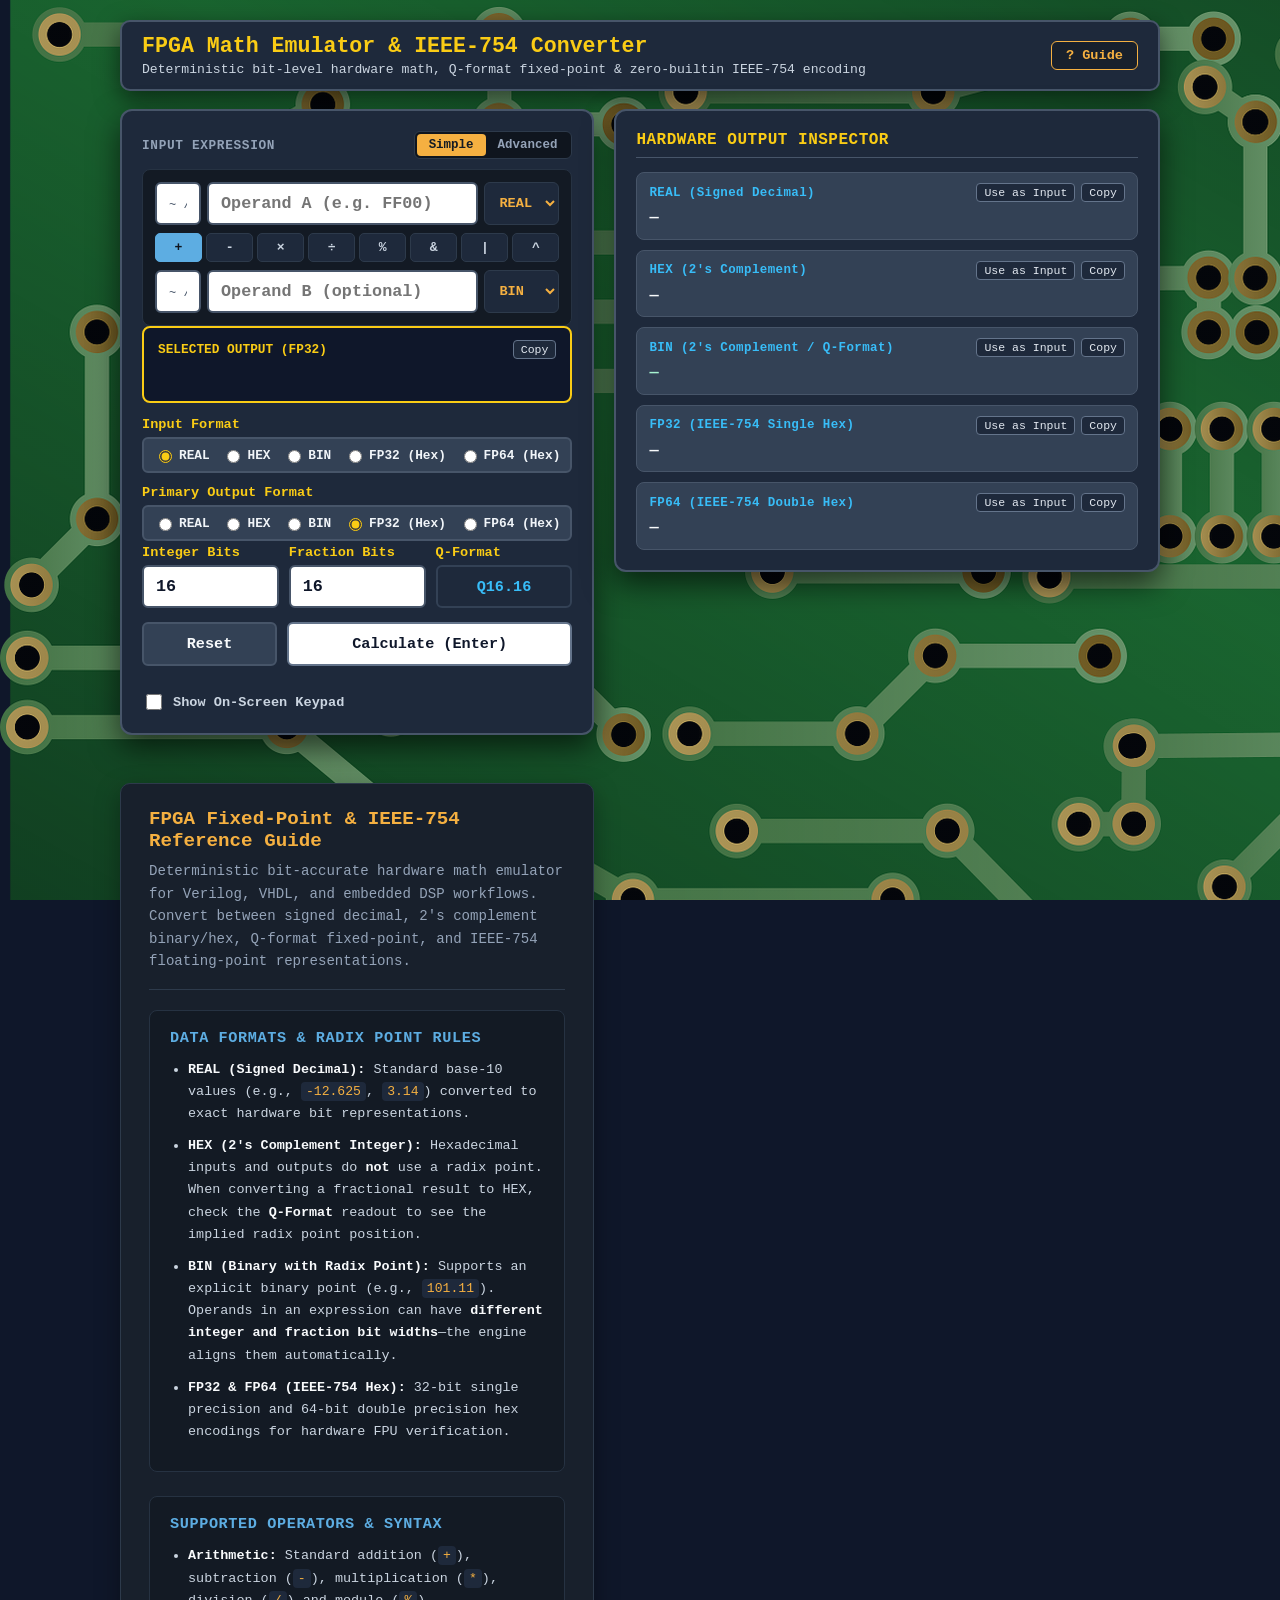
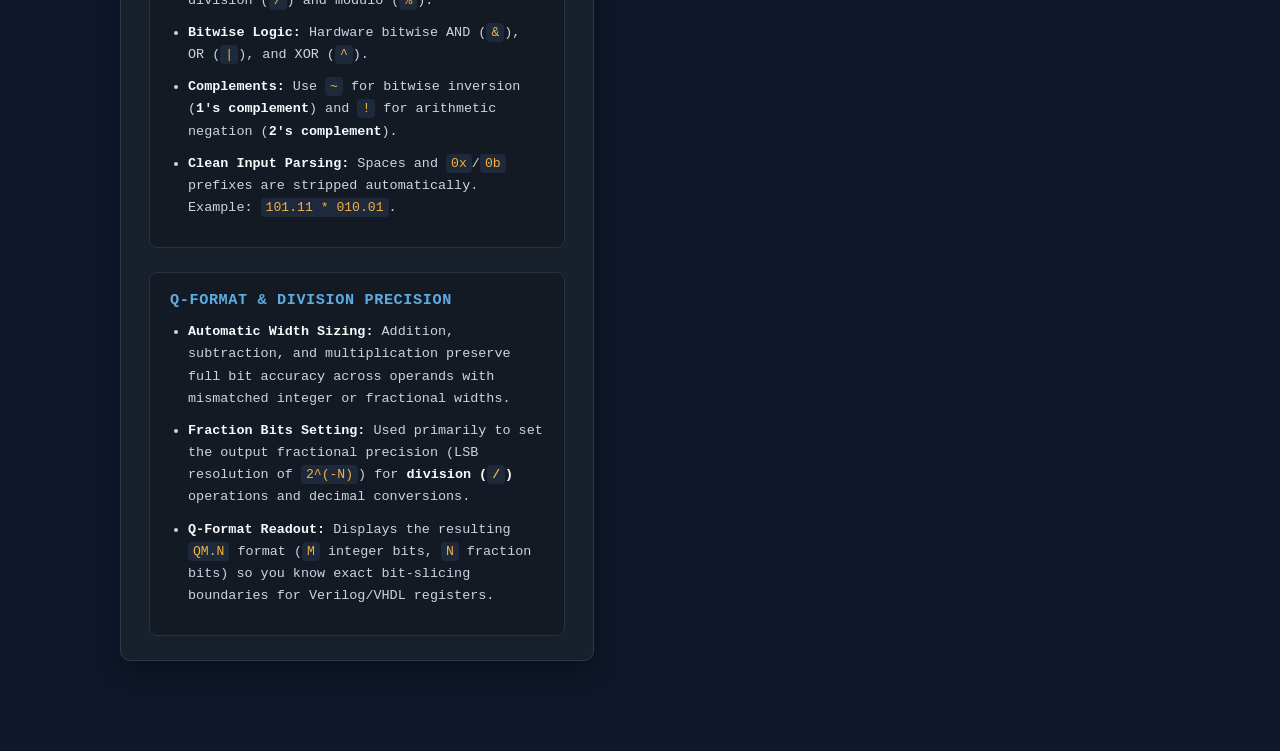
<file: index.html>
<!DOCTYPE html>
<html lang="en">
<head>
    <script async src="https://googletagmanager.com"></script>
    <script>
        window.dataLayer = window.dataLayer || [];
        function gtag(){dataLayer.push(arguments);}
        gtag('js', new Date());
        if (window.location.hostname !== 'localhost' && window.location.hostname !== '127.0.0.1' && window.location.protocol !== 'file:') {
            gtag('config', 'G-YWXKTWJWB2');
        }
    </script>
    <meta charset="UTF-8">
    <meta name="viewport" content="width=device-width, initial-scale=1.0">
	<title>FPGA Fixed-Point Calculator & IEEE-754 Hex/Binary Converter</title>
	<meta name="description" content="Free bit-accurate Q-format fixed-point calculator and IEEE-754 FP32/FP64 converter. Convert between signed decimal, 2's complement hex, and binary for Verilog/VHDL.">
    <meta name="author" content="bldillahunt">
    <link rel="canonical" href="https://github.io">
    <link rel="stylesheet" href="styles.css">
</head>
<body>

    <header class="header-bar">
        <div class="header-title-group">
            <h1>FPGA Math Emulator &amp; IEEE-754 Converter</h1>
            <p class="header-subtitle">Deterministic bit-level hardware math, Q-format fixed-point &amp; zero-builtin IEEE-754 encoding</p>
        </div>
        <a href="#hardware-guide" class="guide-link-btn">? Guide</a>
    </header>

    <main class="workspace-grid">
        <section class="panel-card">

			<!-- Mode Toggle Header -->
			<div class="input-mode-header">
			  <span class="panel-label">INPUT EXPRESSION</span>
			  <div class="mode-switch" role="group" aria-label="Input Mode">
				<button type="button" id="btn-mode-simple" class="mode-btn active">Simple</button>
				<button type="button" id="btn-mode-advanced" class="mode-btn">Advanced</button>
			  </div>
			</div>

			<!-- SIMPLE MODE: Guided Mixed-Type Builder -->
			<div id="simple-input-panel" class="simple-builder">
			  <!-- Row 1: Prefix A + Operand A + Type Dropdown -->
			  <div class="builder-row input-group">
				<input type="text" id="simple-prefix-a" class="dark-input prefix-input" maxlength="1" placeholder="~ / !" title="Optional prefix: ~ (1's Comp) or ! (2's Comp)" autocomplete="off">
				<input type="text" id="simple-op-a" class="dark-input" placeholder="Operand A (e.g. FF00)">
				<select id="simple-type-a" class="dark-select">
				  <option value="REAL" selected>REAL</option>
				  <option value="HEX">HEX</option>
				  <option value="BIN">BIN</option>
				  <option value="FP32">FP32</option>
				  <option value="FP64">FP64</option>
				</select>
			  </div>

			  <!-- Row 2: Binary Operator Buttons -->
			  <div class="builder-row operator-grid">
				<button type="button" class="op-pill bin-op active" data-op="+">+</button>
				<button type="button" class="op-pill bin-op" data-op="-">-</button>
				<button type="button" class="op-pill bin-op" data-op="*">&times;</button>
				<button type="button" class="op-pill bin-op" data-op="/">&divide;</button>
				<button type="button" class="op-pill bin-op" data-op="%">%</button>
				<button type="button" class="op-pill bin-op" data-op="&">&amp;</button>
				<button type="button" class="op-pill bin-op" data-op="|">|</button>
				<button type="button" class="op-pill bin-op" data-op="^">^</button>
			  </div>

			  <!-- Row 3: Prefix B + Operand B + Type Dropdown -->
			  <div class="builder-row input-group">
				<input type="text" id="simple-prefix-b" class="dark-input prefix-input" maxlength="1" placeholder="~ / !" title="Optional prefix: ~ (1's Comp) or ! (2's Comp)" autocomplete="off">
				<input type="text" id="simple-op-b" class="dark-input" placeholder="Operand B (optional)">
				<select id="simple-type-b" class="dark-select">
				  <option value="REAL">REAL</option>
				  <option value="HEX">HEX</option>
				  <option value="BIN" selected>BIN</option>
				  <option value="FP32">FP32</option>
				  <option value="FP64">FP64</option>
				</select>
			  </div>
			</div>

			<!-- ADVANCED MODE: Your Existing Single-Line Expression Box -->
			<div id="advanced-input-panel" class="advanced-builder hidden">
			  	<!-- <input type="text" id="main-expression-input" class="dark-input" placeholder="e.g. (101.11 * 010.01) + ~001.10"> -->
				<label class="field-label" for="input_box">Input Expression <span class="hint-inline">(spaces &amp; 0x/0b stripped)</span></label>
				<input type="text" id="input_box" value="" placeholder="e.g., 3.14 or 101.11 * 010.01" autocomplete="off" autocapitalize="off" spellcheck="false">
			</div>

            <div class="primary-output-box">
                <div class="primary-output-header">
                    <span id="primary_output_label">SELECTED OUTPUT (FP32)</span>
                    <button type="button" class="mini-btn" id="copy_primary_btn">Copy</button>
                </div>
                <div id="output_box" class="primary-output-value"></div>
            </div>

            <label class="field-label">Input Format</label>
            <div class="radio-group" id="input_mode_container">
                <label><input type="radio" name="input_mode" value="REAL" checked> REAL</label>
                <label><input type="radio" name="input_mode" value="HEX"> HEX</label>
                <label><input type="radio" name="input_mode" value="BIN"> BIN</label>
                <label><input type="radio" name="input_mode" value="FP32"> FP32 (Hex)</label>
                <label><input type="radio" name="input_mode" value="FP64"> FP64 (Hex)</label>
            </div>

            <label class="field-label">Primary Output Format</label>
            <div class="radio-group" id="output_mode_container">
                <label><input type="radio" name="output_mode" value="REAL"> REAL</label>
                <label><input type="radio" name="output_mode" value="HEX"> HEX</label>
                <label><input type="radio" name="output_mode" value="BIN"> BIN</label>
                <label><input type="radio" name="output_mode" value="FP32" checked> FP32 (Hex)</label>
                <label><input type="radio" name="output_mode" value="FP64"> FP64 (Hex)</label>
            </div>

            <div class="bits-row">
                <div class="bits-col">
                    <label class="field-label" for="int_bits_box">Integer Bits</label>
                    <input type="number" id="int_bits_box" value="16" min="1">
                </div>
                <div class="bits-col">
                    <label class="field-label" for="frac_bits_box">Fraction Bits</label>
                    <input type="number" id="frac_bits_box" value="16" min="0">
                </div>
                <div class="bits-col">
                    <label class="field-label">Q-Format</label>
                    <div id="q_output_format" class="q-badge">Q16.16</div>
                </div>
            </div>

            <div id="pc_buttons_container" class="pc-buttons-row">
                <button type="button" data-key="Reset" class="reset-btn">Reset</button>
                <button type="button" data-key="Enter" class="action-btn">Calculate (Enter)</button>
            </div>

            <div id="keypad_container" class="keypad-grid" style="display: none;"></div>

            <div class="controls-bar">
                <label class="checkbox-label"><input type="checkbox" id="use_keypad"> Show On-Screen Keypad</label>
            </div>
        </section>

        <section class="panel-card">
            <div class="section-header"><h2>Hardware Output Inspector</h2></div>

            <div id="all_formats_list" class="all-formats-list"></div>
        </section>

		<section id="hardware-guide" class="guide-container">
		  <div class="guide-header">
			<h2>FPGA Fixed-Point &amp; IEEE-754 Reference Guide</h2>
			<p>
			  Deterministic bit-accurate hardware math emulator for Verilog, VHDL, and embedded DSP workflows.
			  Convert between signed decimal, 2's complement binary/hex, Q-format fixed-point, and IEEE-754 floating-point representations.
			</p>
		  </div>

		  <div class="guide-grid">
			<!-- Column 1: Data Types & Radix Rules -->
			<div class="guide-card">
			  <h3>Data Formats &amp; Radix Point Rules</h3>
			  <ul>
				<li>
				  <strong>REAL (Signed Decimal):</strong> Standard base-10 values (e.g., <code>-12.625</code>, <code>3.14</code>) converted to exact hardware bit representations.
				</li>
				<li>
				  <strong>HEX (2's Complement Integer):</strong> Hexadecimal inputs and outputs do <strong>not</strong> use a radix point. When converting a fractional result to HEX, check the <strong>Q-Format</strong> readout to see the implied radix point position.
				</li>
				<li>
				  <strong>BIN (Binary with Radix Point):</strong> Supports an explicit binary point (e.g., <code>101.11</code>). Operands in an expression can have <strong>different integer and fraction bit widths</strong>—the engine aligns them automatically.
				</li>
				<li>
				  <strong>FP32 &amp; FP64 (IEEE-754 Hex):</strong> 32-bit single precision and 64-bit double precision hex encodings for hardware FPU verification.
				</li>
			  </ul>
			</div>

			<!-- Column 2: Arithmetic, Bitwise & Complement Operators -->
			<div class="guide-card">
			  <h3>Supported Operators &amp; Syntax</h3>
			  <ul>
				<li>
				  <strong>Arithmetic:</strong> Standard addition (<code>+</code>), subtraction (<code>-</code>), multiplication (<code>*</code>), division (<code>/</code>) and modulo (<code>%</code>).
				</li>
				<li>
				  <strong>Bitwise Logic:</strong> Hardware bitwise AND (<code>&amp;</code>), OR (<code>|</code>), and XOR (<code>^</code>).
				</li>
				<li>
				  <strong>Complements:</strong> Use <code>~</code> for bitwise inversion (<strong>1's complement</strong>) and <code>!</code> for arithmetic negation (<strong>2's complement</strong>).
				</li>
				<li>
				  <strong>Clean Input Parsing:</strong> Spaces and <code>0x</code>/<code>0b</code> prefixes are stripped automatically. Example: <code>101.11 * 010.01</code>.
				</li>
			  </ul>
			</div>

			<!-- Column 3: Q-Format & Fraction Bits -->
			<div class="guide-card">
			  <h3>Q-Format &amp; Division Precision</h3>
			  <ul>
				<li>
				  <strong>Automatic Width Sizing:</strong> Addition, subtraction, and multiplication preserve full bit accuracy across operands with mismatched integer or fractional widths.
				</li>
				<li>
				  <strong>Fraction Bits Setting:</strong> Used primarily to set the output fractional precision (LSB resolution of <code>2^(-N)</code>) for <strong>division (<code>/</code>)</strong> operations and decimal conversions.
				</li>
				<li>
				  <strong>Q-Format Readout:</strong> Displays the resulting <code>QM.N</code> format (<code>M</code> integer bits, <code>N</code> fraction bits) so you know exact bit-slicing boundaries for Verilog/VHDL registers.
				</li>
			  </ul>
			</div>
		  </div>
		</section>
    </main>

    <script type="module" src="calculator_top.js"></script>
    <script type="module" src="ui.js"></script>
</body>
</html>
</file>
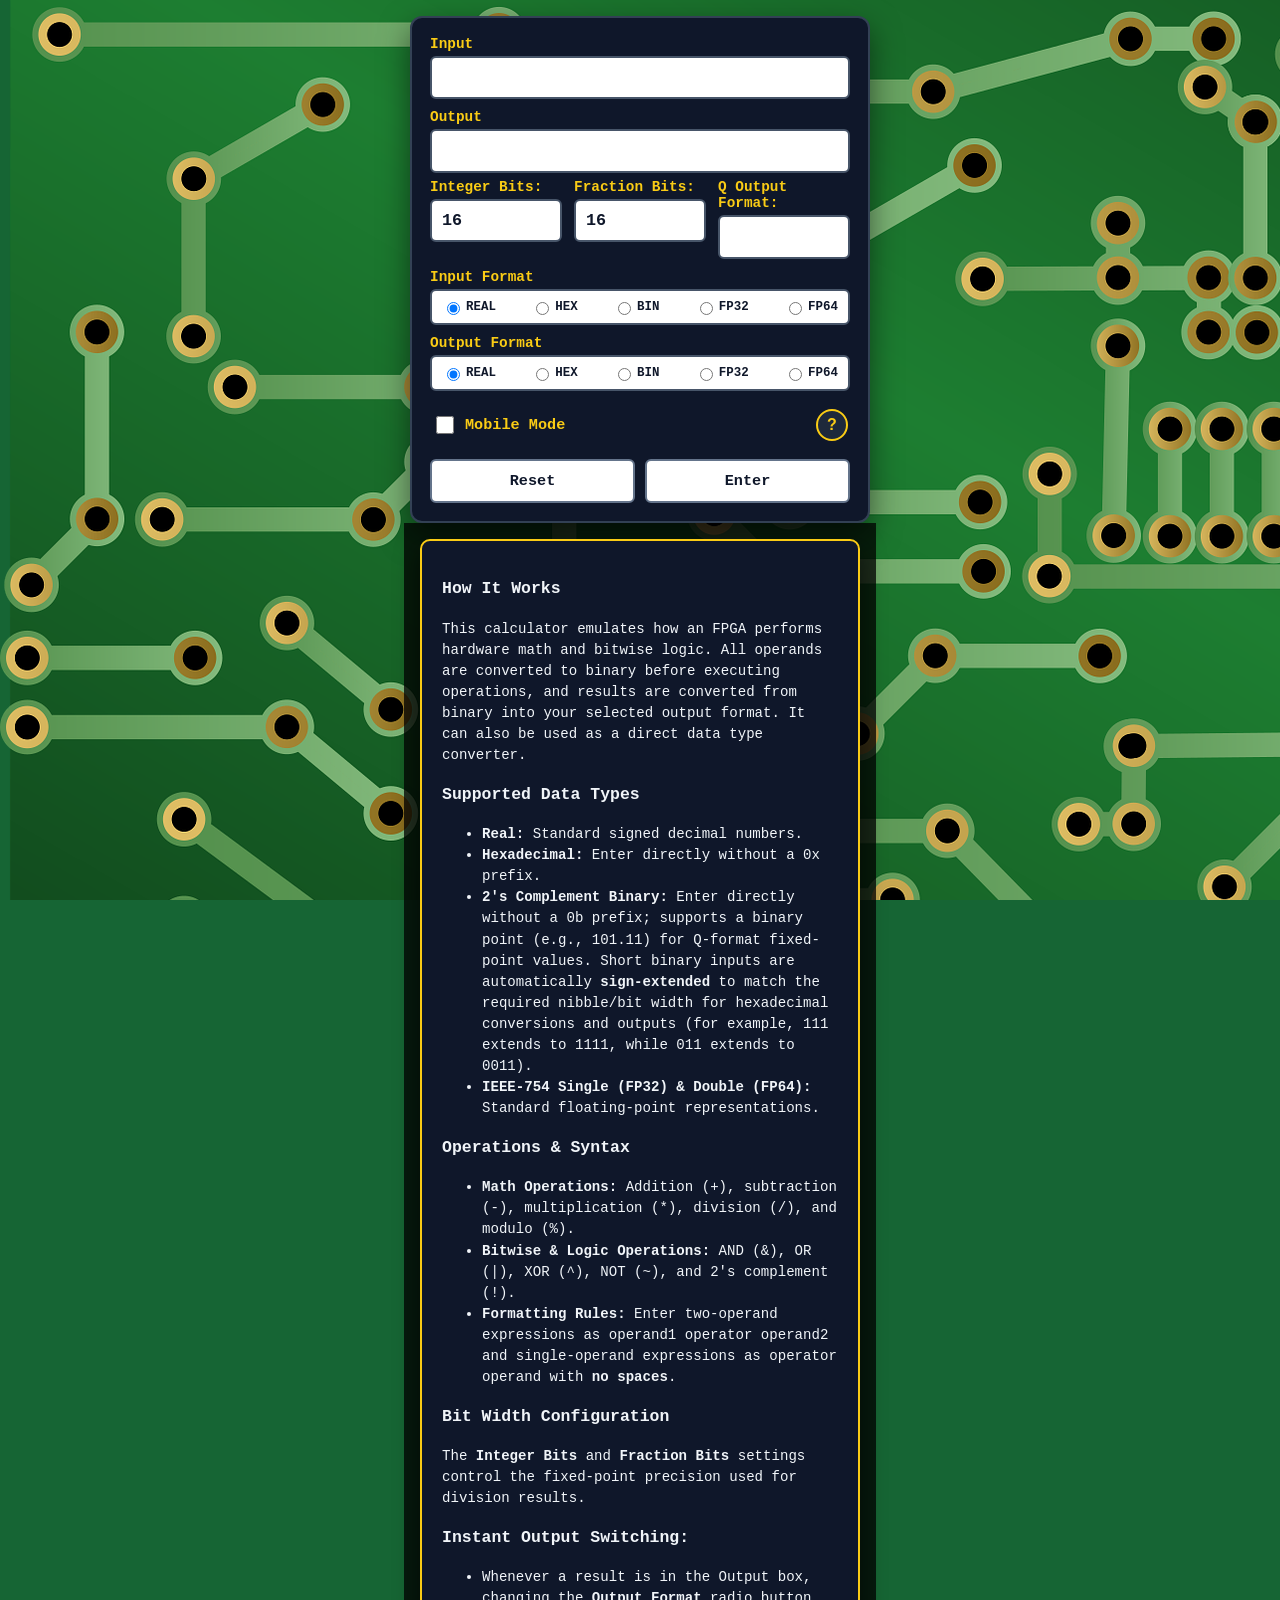
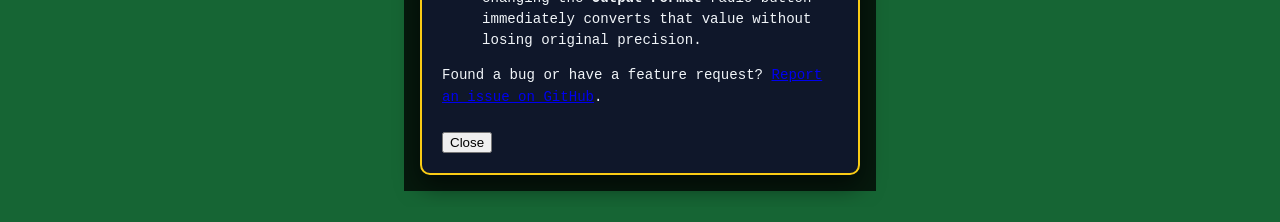
<file: index_current.html>
<!DOCTYPE html>
<html lang="en">
<head>
	<script async src="https://www.googletagmanager.com/gtm.js?id=GTM-WCRPQDWP"></script>
	<script>
		window.dataLayer = window.dataLayer || [];
		function gtag(){dataLayer.push(arguments);}
		gtag('js', new Date());

		if (window.location.hostname !== 'localhost' && window.location.hostname !== '127.0.0.1' && window.location.protocol !== 'file:') {
			gtag('config', 'G-YWXKTWJWB2');
		}
	</script>
    <meta charset="UTF-8">
    <meta name="viewport" content="width=device-width, initial-scale=1.0">
    <title>FPGA Math Emulator & IEEE-754 Converter</title>
    <meta name="description" content="Arbitrary-precision calculator for FPGA engineers. Supports IEEE 754 floating-point, signed two's complement binary, and custom fixed-point binary math.">
    <meta name="keywords" content="FPGA calculator, programmer's calculator, IEEE 754 converter, two's complement calculator, fixed point binary point">
    <meta name="author" content="bldillahunt">
	<link rel="canonical" href="https://bldillahunt.github.io/fpgaCalculatorWeb">

    <style>
        * { box-sizing: border-box; }

        body {
            background-image: url('background.png');
            background-color: #166534;
            background-repeat: repeat;
            background-attachment: fixed;
            font-family: 'Consolas', 'Courier New', monospace;
            margin: 0;
            padding: 16px 10px;
            display: flex;
            flex-direction: column;
            align-items: center;
            min-height: 100vh;
        }

        .page-title {
            background-color: #0f172a;
            color: #FACC15;
            font-size: 24px;
            font-weight: bold;
            padding: 8px 18px;
            border-radius: 8px;
            border: 2px solid #334155;
            margin-bottom: 14px;
            text-align: center;
            box-shadow: 0 4px 12px rgba(0, 0, 0, 0.4);
        }

        .calculator-container {
            background-color: #0f172a;
            color: #f1f5f9;
            width: 100%;
            max-width: 460px;
            padding: 18px;
            border-radius: 12px;
            border: 2px solid #334155;
            box-shadow: 0 12px 30px rgba(0, 0, 0, 0.5);
        }

        label.field-label {
            display: block;
            color: #FACC15;
            font-size: 0.9rem;
            font-weight: bold;
            margin-bottom: 4px;
            margin-top: 10px;
        }

        label.field-label:first-child { margin-top: 0; }

        input[type="text"],
        input[type="number"] {
            width: 100%;
            background-color: #ffffff;
            color: #0f172a;
            border: 2px solid #475569;
            border-radius: 6px;
            padding: 10px;
            font-family: 'Consolas', 'Courier New', monospace;
            font-size: 1.05rem;
            font-weight: bold;
        }

        input:focus { outline: none; border-color: #FACC15; }

        .output-display {
            width: 100%;
            min-height: 44px;
            background-color: #ffffff;
            color: #0f172a;
            border: 2px solid #475569;
            border-radius: 6px;
            padding: 10px;
            font-size: 1rem;
            font-weight: bold;
            word-break: break-all;
            display: flex;
            align-items: center;
        }

        .bits-row { display: flex; gap: 12px; margin-top: 6px; }
        .bits-col { flex: 1; }

        .radio-group {
            display: flex;
            flex-wrap: wrap;
            justify-content: space-between;
            background-color: #ffffff;
            color: #0f172a;
            padding: 8px 10px;
            border-radius: 6px;
            border: 2px solid #475569;
            gap: 4px;
        }

        .radio-group label {
            display: flex;
            align-items: center;
            gap: 3px;
            font-size: 0.78rem;
            font-weight: bold;
            color: #0f172a;
            cursor: pointer;
        }

        .controls-bar {
            display: flex;
            justify-content: space-between;
            align-items: center;
            margin-top: 14px;
            padding: 4px 2px;
        }

        .checkbox-label {
            display: flex;
            align-items: center;
            gap: 8px;
            color: #FACC15;
            font-weight: bold;
            font-size: 0.95rem;
            cursor: pointer;
        }

        .checkbox-label input[type="checkbox"] {
            width: 18px;
            height: 18px;
            accent-color: #FACC15;
            cursor: pointer;
        }

        .help-icon-btn {
            background-color: #1e293b;
            color: #FACC15;
            border: 2px solid #FACC15;
            border-radius: 50%;
            width: 32px;
            height: 32px;
            font-weight: bold;
            font-size: 1rem;
            cursor: pointer;
            display: flex;
            align-items: center;
            justify-content: center;
        }

        .help-icon-btn:hover { background-color: #FACC15; color: #0f172a; }

        .keypad-grid {
            display: grid;
            grid-template-columns: repeat(5, 1fr);
            gap: 7px;
            margin-top: 14px;
        }

        .keypad-grid button,
        .pc-buttons-row button {
            background-color: #ffffff;
            color: #0f172a;
            border: 2px solid #64748b;
            border-radius: 6px;
            height: 44px;
            font-family: 'Consolas', 'Courier New', monospace;
            font-size: 0.95rem;
            font-weight: bold;
            cursor: pointer;
            padding: 0 4px;
        }

        .keypad-grid button:active,
        .pc-buttons-row button:active { transform: scale(0.96); }
        .keypad-grid button.op-btn { background-color: #e2e8f0; }
        .keypad-grid button.action-btn { background-color: #FACC15; color: #0f172a; border-color: #eab308; }

        .pc-buttons-row { display: none; gap: 10px; margin-top: 14px; }
        .pc-buttons-row button { flex: 1; }

        .help-modal-overlay {
            display: block;
            position: relative;
            inset: 0;
            background-color: rgba(0, 0, 0, 0.75);
            justify-content: center;
            align-items: center;
            padding: 16px;
            z-index: 1000;
        }

        .help-panel {
            background-color: #0f172a;
            color: #f1f5f9;
            border: 2px solid #FACC15;
            border-radius: 10px;
            max-width: 440px;
            width: 100%;
            padding: 20px;
            box-shadow: 0 10px 25px rgba(0, 0, 0, 0.6);
        }

        .help-panel h2 { color: #FACC15; margin-top: 0; font-size: 1.15rem; }
        .help-text { font-size: 0.88rem; line-height: 1.5; color: #f1f5f9; margin-bottom: 16px; }

        .close-help-btn {
            width: 100%;
            background-color: #FACC15;
            color: #0f172a;
            border: none;
            border-radius: 6px;
            padding: 10px;
            font-family: 'Consolas', 'Courier New', monospace;
            font-size: 1rem;
            font-weight: bold;
            cursor: pointer;
        }
    </style>
</head>
<body>

    <div class="calculator-container">
        <label class="field-label" for="input_box">Input</label>
        <input type="text" id="input_box" autocomplete="off" autocapitalize="off" spellcheck="false" readonly>

        <label class="field-label">Output</label>
        <div id="output_box" class="output-display"></div>

        <div class="bits-row">
            <div class="bits-col">
                <label class="field-label" for="int_bits_box">Integer Bits:</label>
                <input type="number" id="int_bits_box" value="16" min="1">
            </div>
            <div class="bits-col">
                <label class="field-label" for="frac_bits_box">Fraction Bits:</label>
                <input type="number" id="frac_bits_box" value="16" min="0">
            </div>
            <div class="bits-col">
                <label class="field-label">Q Output Format:</label>
                <div id="q_output_format" class="output-display"></div>
            </div>
        </div>

        <label class="field-label">Input Format</label>
        <div class="radio-group" id="input_mode_container">
            <label><input type="radio" name="input_mode" value="REAL" checked> REAL</label>
            <label><input type="radio" name="input_mode" value="HEX"> HEX</label>
            <label><input type="radio" name="input_mode" value="BIN"> BIN</label>
            <label><input type="radio" name="input_mode" value="FP32"> FP32</label>
            <label><input type="radio" name="input_mode" value="FP64"> FP64</label>
        </div>

        <label class="field-label">Output Format</label>
        <div class="radio-group" id="output_mode_container">
            <label><input type="radio" name="output_mode" value="REAL" checked> REAL</label>
            <label><input type="radio" name="output_mode" value="HEX"> HEX</label>
            <label><input type="radio" name="output_mode" value="BIN"> BIN</label>
            <label><input type="radio" name="output_mode" value="FP32"> FP32</label>
            <label><input type="radio" name="output_mode" value="FP64"> FP64</label>
        </div>

        <div class="controls-bar">
            <label class="checkbox-label">
                <input type="checkbox" id="use_keypad">
                Mobile Mode
            </label>
            <button type="button" id="btn_help" class="help-icon-btn" title="Help">?</button>
        </div>

        <div id="keypad_container" class="keypad-grid">
            <button type="button" data-key="7">7</button>
            <button type="button" data-key="8">8</button>
            <button type="button" data-key="9">9</button>
            <button type="button" data-key="/" class="op-btn">/</button>
            <button type="button" data-key="%" class="op-btn">%</button>

            <button type="button" data-key="4">4</button>
            <button type="button" data-key="5">5</button>
            <button type="button" data-key="6">6</button>
            <button type="button" data-key="*" class="op-btn">*</button>
            <button type="button" data-key="&" class="op-btn">&amp;</button>

            <button type="button" data-key="1">1</button>
            <button type="button" data-key="2">2</button>
            <button type="button" data-key="3">3</button>
            <button type="button" data-key="-" class="op-btn">-</button>
            <button type="button" data-key="|" class="op-btn">|</button>

            <button type="button" data-key="0">0</button>
            <button type="button" data-key=".">.</button>
            <button type="button" data-key="Reset" class="action-btn">Reset</button>
            <button type="button" data-key="+" class="op-btn">+</button>
            <button type="button" data-key="^" class="op-btn">^</button>

            <button type="button" data-key="A">A</button>
            <button type="button" data-key="B">B</button>
            <button type="button" data-key="C">C</button>
            <button type="button" data-key="D">D</button>
            <button type="button" data-key="~" class="op-btn">~</button>

            <button type="button" data-key="E">E</button>
            <button type="button" data-key="F">F</button>
            <button type="button" data-key="Back" class="action-btn">Back</button>
            <button type="button" data-key="=" class="action-btn">=</button>
            <button type="button" data-key="2's" class="op-btn">2's</button>
        </div>

        <div id="pc_buttons_container" class="pc-buttons-row">
            <button type="button" data-key="Reset" class="action-btn">Reset</button>
            <button type="button" data-key="Enter" class="action-btn">Enter</button>
        </div>
    </div>

    <div id="help_modal" class="help-modal-overlay">
        <div class="help-panel">
		  <div class="help-text">
			<h3>How It Works</h3>
			<p>
			  This calculator emulates how an FPGA performs hardware math and bitwise logic. All operands are converted to binary before executing operations, and results are converted from binary into your selected output format. It can also be used as a direct data type converter.
			</p>

			<h3>Supported Data Types</h3>
			<ul>
			  <li><strong>Real:</strong> Standard signed decimal numbers.</li>
			  <li><strong>Hexadecimal:</strong> Enter directly without a <code>0x</code> prefix.</li>
			  <li><strong>2's Complement Binary:</strong> Enter directly without a <code>0b</code> prefix; supports a binary point (e.g., <code>101.11</code>) for Q-format fixed-point values. Short binary inputs are automatically <strong>sign-extended</strong> to match the required nibble/bit width for hexadecimal conversions and outputs (for example, <code>111</code> extends to <code>1111</code>, while <code>011</code> extends to <code>0011</code>).</li>
			  <li><strong>IEEE-754 Single (FP32) &amp; Double (FP64):</strong> Standard floating-point representations.</li>
			</ul>

			<h3>Operations &amp; Syntax</h3>
			<ul>
			  <li><strong>Math Operations:</strong> Addition (<code>+</code>), subtraction (<code>-</code>), multiplication (<code>*</code>), division (<code>/</code>), and modulo (<code>%</code>).</li>
			  <li><strong>Bitwise &amp; Logic Operations:</strong> AND (<code>&amp;</code>), OR (<code>|</code>), XOR (<code>^</code>), NOT (<code>~</code>), and 2's complement (<code>!</code>).</li>
			  <li><strong>Formatting Rules:</strong> Enter two-operand expressions as <code>operand1 operator operand2</code> and single-operand expressions as <code>operator operand</code> with <strong>no spaces</strong>.</li>
			</ul>

			<h3>Bit Width Configuration</h3>
			<p>
			  The <strong>Integer Bits</strong> and <strong>Fraction Bits</strong> settings control the fixed-point precision used for division results.
			</p>

			<h3>Instant Output Switching:</h3>
			<ul>
			  <li>
				Whenever a result is in the Output box, changing the <strong>Output Format</strong> radio button immediately converts that value without losing original precision.
			  </li>
			</ul>

			<p style="margin-top: 8px;">
			  Found a bug or have a feature request?
			  <a href="https://github.com/bldillahunt/fpgaCalculatorUnified/issues" target="_blank" rel="noopener noreferrer">Report an issue on GitHub</a>.
			</p>
		  </div>
		  <button type="button" id="btn_close_help" style="margin-top: 8px;">Close</button>
		</div>
        </div>
    </div>
	<script type="module" src="calculator_top.js"></script>
	<script type="module">
		import { compute_evaluation_step } from './calculator_top.js';

		const inputBox = document.getElementById('input_box');
		const outputBox = document.getElementById('output_box');
		const intBitsBox = document.getElementById('int_bits_box');
		const fracBitsBox = document.getElementById('frac_bits_box');
		const qValueBox = document.getElementById('q_output_format');
		const useKeypadCheckbox = document.getElementById('use_keypad');
		const keypadContainer = document.getElementById('keypad_container');
		const pcButtonsContainer = document.getElementById('pc_buttons_container');
		const helpModal = document.getElementById('help_modal');

		function getSelectedRadio(name) {
			const checked = document.querySelector(`input[name="${name}"]:checked`);
			return checked ? checked.value : "REAL";
		}

		let currentOutputValue = "";
		let currentOutputType = "";

		function processButton(val) {
			if (val === "R" || val === "Reset") {
				inputBox.value = "";
				outputBox.textContent = "";
				qValueBox.textContent = "";
				return;
			}

			if (val === "Enter" || val === "=") {
				const inputMode = getSelectedRadio("input_mode");
				const outputMode = getSelectedRadio("output_mode");
				const intBits = parseInt(intBitsBox.value, 10) || 16;
				const fracBits = parseInt(fracBitsBox.value, 10) || 16;

				const [mainVal, calcResult, qValue] = compute_evaluation_step(
					inputBox.value,
					inputMode,
					outputMode,
					intBits,
					fracBits,
					false
				);
				inputBox.value = mainVal;
				outputBox.textContent = calcResult;
				qValueBox.textContent = qValue;
				currentOutputValue = calcResult;
				currentOutputType = outputMode;

				if (typeof gtag === 'function') {
					gtag('event', 'calculate', {
						trigger_method: val
					});
				}
			}
			else if (val === "Back")
			{
				inputBox.value = inputBox.value.slice(0, -1);
			}
			else if (val === 'Type') {
				if (currentOutputValue !== "" && currentOutputValue !== "ERROR") {
					const outputMode = getSelectedRadio("output_mode");
					const intBits = parseInt(intBitsBox.value, 10) || 16;
					const fracBits = parseInt(fracBitsBox.value, 10) || 16;
					console.log('Input = ', currentOutputValue, 'Input type = ', currentOutputType, 'Output type = ', outputMode);

					const [updated_main, updated_aux, updated_qValue] = compute_evaluation_step(
						currentOutputValue,
						currentOutputType,
						outputMode,
						intBits,
						fracBits,
						false
					);

					outputBox.textContent = updated_aux;
				}
			}
			else
			{
				inputBox.value += val;
			}
		}

		document.querySelectorAll('[data-key]').forEach(btn => {
			btn.addEventListener('click', () => {
				processButton(btn.getAttribute('data-key'));
			});
		});

		inputBox.addEventListener('keydown', (e) => {
			if (e.key === 'Enter') {
				e.preventDefault();
				processButton('Enter');
			}
		});


		function isMobileOSOrTouchOnly() {
		  if (navigator.userAgentData && typeof navigator.userAgentData.mobile === 'boolean') {
			return navigator.userAgentData.mobile;
		  }

		  const ua = navigator.userAgent || '';
		  const isMobileOS = /Android|iPhone|iPad|iPod|BlackBerry|IEMobile|Opera Mini/i.test(ua);

		  const isIPadOS = /Macintosh/i.test(ua) && navigator.maxTouchPoints > 1;

		  if (isMobileOS || isIPadOS) {
			return true;
		  }

		  return window.matchMedia('(pointer: coarse)').matches;
		}

		window.addEventListener('DOMContentLoaded', () => {
			const startInMobileMode = isMobileOSOrTouchOnly();

			if (startInMobileMode) {
				keypadContainer.style.display = 'grid';
				pcButtonsContainer.style.display = 'none';
				inputBox.setAttribute('readonly', true);
			}
			else
			{
				keypadContainer.style.display = 'none';
				pcButtonsContainer.style.display = 'flex';
				inputBox.removeAttribute('readonly');
			}
		});

		useKeypadCheckbox.addEventListener('change', () => {
			if (useKeypadCheckbox.checked) {
				keypadContainer.style.display = 'grid';
				pcButtonsContainer.style.display = 'none';
				inputBox.setAttribute('readonly', true);
			} else {
				keypadContainer.style.display = 'none';
				pcButtonsContainer.style.display = 'flex';
				inputBox.removeAttribute('readonly');
			}
		});

		// Trigger off of a change to the output format
		document.getElementById('output_mode_container').addEventListener('change', function() {
			processButton('Type');
		});

		document.getElementById('btn_help').addEventListener('click', () => {
			helpModal.style.display = 'flex';
		});

		document.getElementById('btn_close_help').addEventListener('click', () => {
			helpModal.style.display = 'none';
		});

		helpModal.addEventListener('click', (e) => {
			if (e.target === helpModal) {
				helpModal.style.display = 'none';
			}
		});
	</script>
</body>
</html>
</file>
<file: styles.css>
*, *::before, *::after {
    box-sizing: border-box;
}

body {
    background-image: linear-gradient(rgba(15, 23, 42, 0.25), rgba(15, 23, 42, 0.25)), url('background.png');
    background-color: #0f172a;
    background-repeat: repeat;
    background-attachment: fixed;
    font-family: 'Consolas', 'Courier New', monospace;
    color: #f1f5f9;
    margin: 0;
    padding: 20px 14px 40px;
    display: flex;
    flex-direction: column;
    align-items: center;
    min-height: 100vh;
}

.header-bar {
    width: 100%;
    max-width: 1040px;
    display: flex;
    justify-content: space-between;
    align-items: center;
    background-color: #1e293b;
    border: 2px solid #475569;
    border-radius: 10px;
    padding: 12px 20px;
    margin-bottom: 18px;
    box-shadow: 0 8px 24px rgba(0, 0, 0, 0.55);
    gap: 12px;
}

.header-title-group h1 {
    color: #FACC15;
    font-size: 1.35rem;
    margin: 0 0 4px 0;
}

.header-subtitle {
    color: #cbd5e1;
    font-size: 0.82rem;
    margin: 0;
}

.workspace-grid {
    display: grid;
    grid-template-columns: minmax(0, 1fr) minmax(0, 1.15fr);
    gap: 20px;
    width: 100%;
    max-width: 1040px;
    align-items: start;
}

@media (max-width: 860px) {
    .workspace-grid { grid-template-columns: 1fr; }
    .header-title-group h1 { font-size: 1.15rem; }
}

.panel-card {
    background-color: #1e293b;
    color: #f8fafc;
    width: 100%;
    min-width: 0;
    padding: 20px;
    border-radius: 12px;
    border: 2px solid #475569;
    box-shadow: 0 12px 30px rgba(0, 0, 0, 0.6);
}

.section-header {
    display: flex;
    justify-content: space-between;
    align-items: center;
    border-bottom: 1px solid #475569;
    padding-bottom: 8px;
    margin-bottom: 14px;
}

.section-header h2 {
    color: #FACC15;
    font-size: 1rem;
    margin: 0;
    text-transform: uppercase;
    letter-spacing: 0.5px;
}

.example-chip:hover {
    background-color: #475569;
    border-color: #38bdf8;
    color: #ffffff;
}

label.field-label {
    display: block;
    color: #FACC15;
    font-size: 0.85rem;
    font-weight: bold;
    margin-bottom: 5px;
    margin-top: 12px;
}

label.field-label:first-child { margin-top: 0; }

.hint-inline {
    color: #94a3b8;
    font-weight: normal;
    font-size: 0.78rem;
}

input[type="text"],
input[type="number"] {
    width: 100%;
    background-color: #ffffff;
    color: #0f172a;
    border: 2px solid #475569;
    border-radius: 6px;
    padding: 10px 12px;
    font-family: 'Consolas', 'Courier New', monospace;
    font-size: 1.05rem;
    font-weight: bold;
}

input:focus { outline: none; border-color: #FACC15; }

.bits-row { display: flex; gap: 10px; margin-top: 4px; }
.bits-col { flex: 1; }

.q-badge {
    width: 100%;
    min-height: 43px;
    background-color: #1e293b;
    color: #38bdf8;
    border: 2px solid #334155;
    border-radius: 6px;
    padding: 10px;
    font-size: 0.95rem;
    font-weight: bold;
    display: flex;
    align-items: center;
    justify-content: center;
}

.radio-group {
    display: flex;
    flex-wrap: wrap;
    justify-content: space-between;
    background-color: #334155;
    color: #f1f5f9;
    padding: 8px 10px;
    border-radius: 6px;
    border: 2px solid #475569;
    gap: 6px;
}

.radio-group label {
    display: flex;
    align-items: center;
    gap: 4px;
    font-size: 0.8rem;
    font-weight: bold;
    color: #f1f5f9;
    cursor: pointer;
}

.radio-group input[type="radio"] {
    accent-color: #FACC15;
    cursor: pointer;
}

.controls-bar {
    display: flex;
    justify-content: space-between;
    align-items: center;
    margin-top: 14px;
    padding-top: 10px;
    border-top: 1px solid #1e293b;
}

.checkbox-label {
    display: flex;
    align-items: center;
    gap: 8px;
    color: #cbd5e1;
    font-weight: bold;
    font-size: 0.85rem;
    cursor: pointer;
}

.checkbox-label input[type="checkbox"] {
    width: 16px;
    height: 16px;
    accent-color: #FACC15;
    cursor: pointer;
}

.help-icon-btn {
    background-color: #1e293b;
    color: #FACC15;
    border: 2px solid #FACC15;
    border-radius: 6px;
    padding: 6px 12px;
    font-family: 'Consolas', 'Courier New', monospace;
    font-weight: bold;
    font-size: 0.85rem;
    cursor: pointer;
    display: flex;
    align-items: center;
    gap: 6px;
}

.help-icon-btn:hover { background-color: #FACC15; color: #0f172a; }

.keypad-grid {
    display: grid;
    grid-template-columns: repeat(5, 1fr);
    gap: 7px;
    margin-top: 14px;
}

.keypad-grid button,
.pc-buttons-row button {
    background-color: #ffffff;
    color: #0f172a;
    border: 2px solid #64748b;
    border-radius: 6px;
    height: 44px;
    font-family: 'Consolas', 'Courier New', monospace;
    font-size: 0.95rem;
    font-weight: bold;
    cursor: pointer;
    padding: 0 4px;
}

.keypad-grid button:active,
.pc-buttons-row button:active { transform: scale(0.96); }
.keypad-grid button.op-btn { background-color: #e2e8f0; }
.keypad-grid button.action-btn { background-color: #FACC15; color: #0f172a; border-color: #eab308; }
.keypad-grid button.reset-btn { background-color: #334155; color: #f8fafc; border-color: #475569; }

.pc-buttons-row { display: flex; gap: 10px; margin-top: 14px; }
.pc-buttons-row button { flex: 1; }
.pc-buttons-row button.reset-btn { background-color: #334155; color: #f8fafc; border-color: #475569; flex: 0.45; }

/* Multi-Format Output Cards */
.primary-output-box {
    background-color: #0f172a;
    border: 2px solid #FACC15;
    border-radius: 8px;
    padding: 12px 14px;
    margin-bottom: 14px;
}

.primary-output-header {
    display: flex;
    justify-content: space-between;
    align-items: center;
    margin-bottom: 6px;
    font-size: 0.8rem;
    color: #FACC15;
    font-weight: bold;
}

.primary-output-value {
    font-size: 1.15rem;
    font-weight: bold;
    color: #ffffff;
    word-break: break-all;
    min-height: 24px;
}

.primary-output-value.error-text { color: #f87171; }

.all-formats-list {
    display: flex;
    flex-direction: column;
    gap: 10px;
}

.format-row {
    background-color: #334155;
    border: 1px solid #475569;
    border-radius: 8px;
    padding: 10px 12px;
    transition: border-color 0.15s ease;
}

.format-row.active-target {
    background-color: #29384d;
    border: 1.5px solid #38bdf8;
}

.format-row-top {
    display: flex;
    justify-content: space-between;
    align-items: center;
    margin-bottom: 5px;
    gap: 8px;
}

.format-tag {
    font-size: 0.78rem;
    font-weight: bold;
    color: #38bdf8;
    letter-spacing: 0.4px;
}

.format-actions { display: flex; gap: 6px; }

.mini-btn {
    background-color: #1e293b;
    color: #e2e8f0;
    border: 1px solid #64748b;
    border-radius: 4px;
    padding: 2px 7px;
    font-family: 'Consolas', 'Courier New', monospace;
    font-size: 0.72rem;
    cursor: pointer;
}

.mini-btn:hover {
    border-color: #FACC15;
    color: #FACC15;
}

.format-val {
    font-size: 0.96rem;
    font-weight: bold;
    color: #f8fafc;
    word-break: break-all;
    line-height: 1.4;
}

.nibble-spaced {
    letter-spacing: 0.5px;
    color: #a7f3d0;
}

/* Help Modal */
.help-modal-overlay {
    display: none;
    position: fixed;
    inset: 0;
    background-color: rgba(0, 0, 0, 0.8);
    justify-content: center;
    align-items: center;
    padding: 16px;
    z-index: 1000;
}

.help-panel {
    background-color: #0f172a;
    color: #f1f5f9;
    border: 2px solid #FACC15;
    border-radius: 10px;
    max-width: 560px;
    width: 100%;
    max-height: 88vh;
    overflow-y: auto;
    padding: 22px;
    box-shadow: 0 10px 30px rgba(0, 0, 0, 0.75);
}

.help-panel h3 { color: #FACC15; margin-top: 14px; margin-bottom: 6px; font-size: 1.02rem; }
.help-panel h3:first-child { margin-top: 0; }
.help-text { font-size: 0.86rem; line-height: 1.55; color: #e2e8f0; }
.help-text ul { padding-left: 18px; margin: 6px 0; }
.help-text li { margin-bottom: 6px; }
.help-text code {
    background-color: #1e293b;
    color: #38bdf8;
    padding: 1px 5px;
    border-radius: 4px;
}
.help-text a {
    color: #38bdf8;
    font-weight: bold;
    text-decoration: underline;
}
.help-text a:hover { color: #FACC15; }

.close-help-btn {
    width: 100%;
    margin-top: 14px;
    background-color: #FACC15;
    color: #0f172a;
    border: none;
    border-radius: 6px;
    padding: 10px;
    font-family: 'Consolas', 'Courier New', monospace;
    font-size: 0.95rem;
    font-weight: bold;
    cursor: pointer;
}

html {
  scroll-behavior: smooth;
}

/* Top-right ? Guide link button */
.guide-link-btn {
  display: inline-block;
  padding: 6px 14px;
  font-family: 'Fira Code', 'JetBrains Mono', monospace;
  font-size: 0.85rem;
  font-weight: 600;
  color: #f5b041;
  background-color: #18202c;
  border: 1px solid #f5b041;
  border-radius: 6px;
  text-decoration: none;
  transition: background-color 0.2s ease, color 0.2s ease;
}

.guide-link-btn:hover {
  background-color: #f5b041;
  color: #18202c;
}

/* On-page SEO Reference Section */
.guide-container {
  max-width: 1180px;
  margin: 28px auto 48px auto;
  padding: 24px 28px;
  background-color: #18202c;
  border: 1px solid #2d3a4b;
  border-radius: 10px;
  color: #cbd5e1;
  font-family: 'Fira Code', 'JetBrains Mono', 'Consolas', monospace;
  box-shadow: 0 8px 24px rgba(0, 0, 0, 0.35);
}

.guide-header {
  border-bottom: 1px solid #2d3a4b;
  padding-bottom: 16px;
  margin-bottom: 20px;
}

.guide-header h2 {
  margin: 0 0 8px 0;
  font-size: 1.2rem;
  color: #f5b041;
}

.guide-header p {
  margin: 0;
  font-size: 0.88rem;
  line-height: 1.6;
  color: #94a3b8;
}

.guide-grid {
  display: grid;
  grid-template-columns: repeat(auto-fit, minmax(320px, 1fr));
  gap: 24px;
}

.guide-card {
  background-color: #131a24;
  border: 1px solid #263242;
  border-radius: 8px;
  padding: 18px 20px;
}

.guide-card h3 {
  margin: 0 0 12px 0;
  font-size: 0.95rem;
  text-transform: uppercase;
  letter-spacing: 0.04em;
  color: #5dade2;
}

.guide-card p,
.guide-card li {
  font-size: 0.84rem;
  line-height: 1.65;
  color: #cbd5e1;
}

.guide-card ul {
  margin: 0;
  padding-left: 18px;
}

.guide-card li {
  margin-bottom: 10px;
}

.guide-card strong {
  color: #f8fafc;
}

.guide-card code {
  background-color: #1e293b;
  color: #f5b041;
  padding: 2px 5px;
  border-radius: 4px;
  font-size: 0.82rem;
}

.hidden {
  display: none !important;
}

.input-mode-header {
  display: flex;
  justify-content: space-between;
  align-items: center;
  margin-bottom: 10px;
}

.panel-label {
  font-size: 0.8rem;
  font-weight: 700;
  letter-spacing: 0.05em;
  color: #94a3b8;
}

/* Segmented Toggle Switch */
.mode-switch {
  display: inline-flex;
  background-color: #0f151e;
  border: 1px solid #2d3a4b;
  border-radius: 6px;
  padding: 2px;
}

.mode-btn {
  background: transparent;
  border: none;
  color: #94a3b8;
  font-family: inherit;
  font-size: 0.78rem;
  font-weight: 600;
  padding: 4px 12px;
  border-radius: 4px;
  cursor: pointer;
  transition: all 0.15s ease;
}

.mode-btn.active {
  background-color: #f5b041;
  color: #131a24;
}

/* Simple Builder Layout */
.simple-builder {
  display: flex;
  flex-direction: column;
  gap: 8px;
  background-color: #131a24;
  border: 1px solid #263242;
  border-radius: 8px;
  padding: 12px;
}

.builder-row {
  display: flex;
  align-items: center;
  gap: 6px;
  flex-wrap: wrap;
}

.row-hint {
  font-size: 0.75rem;
  color: #64748b;
  margin-right: 4px;
}

.input-group {
  display: flex;
  flex-wrap: nowrap;
  align-items: stretch;
  gap: 6px;
  width: 100%;
}

.dark-input {
  flex: 1;
  min-width: 0;
  background-color: #0f151e;
  border: 1px solid #2d3a4b;
  border-radius: 6px;
  color: #f8fafc;
  font-family: 'Fira Code', 'JetBrains Mono', monospace;
  font-size: 0.95rem;
  padding: 8px 10px;
}

.dark-input:focus {
  outline: none;
  border-color: #f5b041;
}

.dark-select {
  background-color: #1e293b;
  border: 1px solid #2d3a4b;
  border-radius: 6px;
  color: #f5b041;
  font-family: 'Fira Code', 'JetBrains Mono', monospace;
  font-size: 0.85rem;
  font-weight: 600;
  padding: 8px 10px;
  cursor: pointer;
}

/* Operator Pills */
.operator-grid {
  display: grid;
  grid-template-columns: repeat(8, 1fr);
  gap: 4px;
}

.op-pill {
  background-color: #1e293b;
  border: 1px solid #2d3a4b;
  border-radius: 5px;
  color: #cbd5e1;
  font-family: 'Fira Code', 'JetBrains Mono', monospace;
  font-size: 0.82rem;
  font-weight: 600;
  padding: 6px 8px;
  cursor: pointer;
  text-align: center;
  transition: all 0.15s ease;
}

.op-pill:hover {
  border-color: #5dade2;
  color: #ffffff;
}

.op-pill.active {
  background-color: #5dade2;
  border-color: #5dade2;
  color: #0f151e;
}

/* Add this new rule for the small prefix input boxes */
.prefix-input {
  flex: 0 0 46px;
  width: 46px;
  padding: 8px 4px;
  text-align: center;
  color: #5dade2;
  font-weight: 700;
}

.prefix-input::placeholder {
  color: #475569;
  font-size: 0.75rem;
  font-weight: normal;
}
</file>
